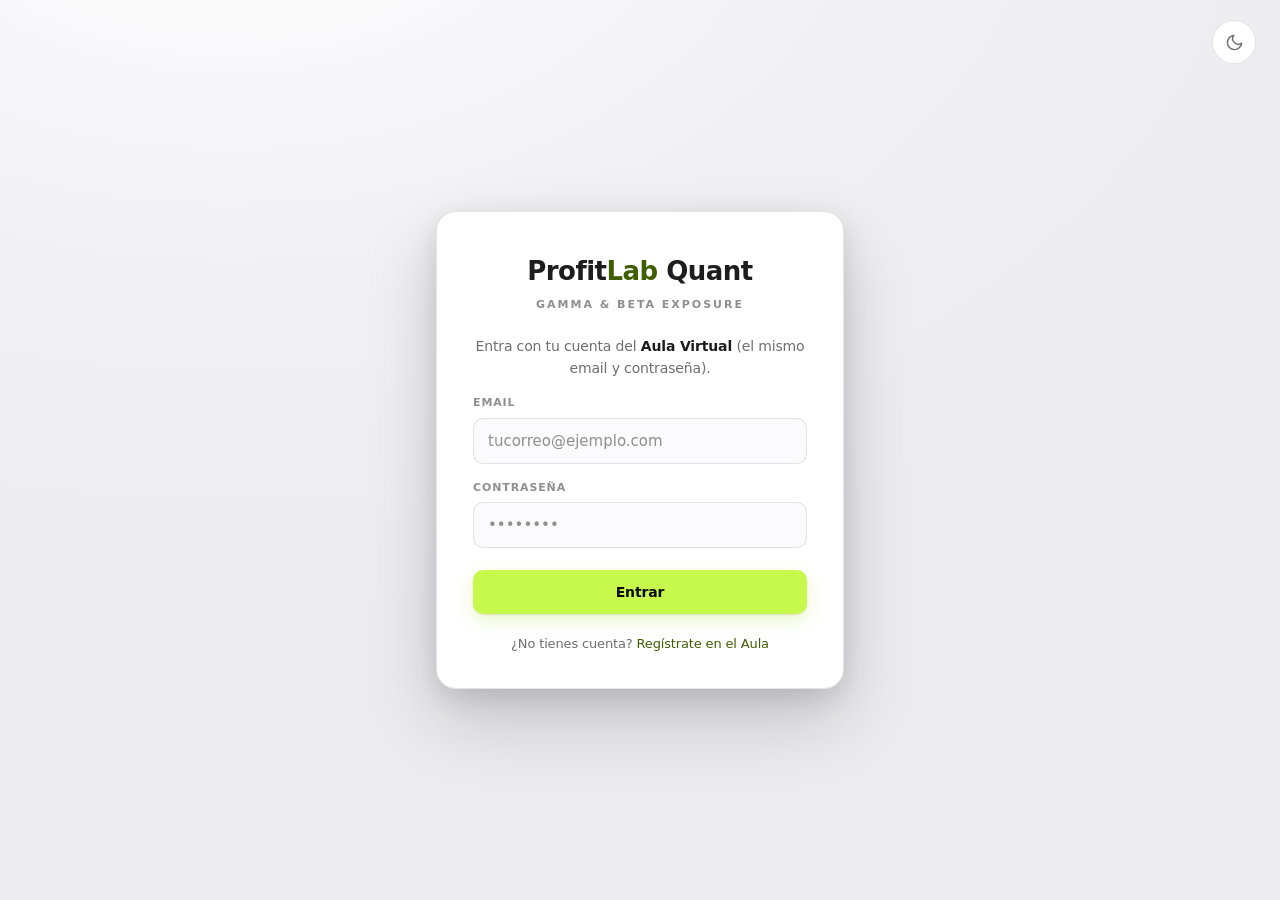
<file: web/index.html>
<!doctype html>
<html lang="es">
<head>
<meta charset="utf-8" />
<meta name="viewport" content="width=device-width, initial-scale=1" />
<title>ProfitLab Quant — Dashboard</title>
<script src="theme.js"></script>
<link rel="stylesheet" href="theme.css" />
<script src="plotly.min.js"></script>
<style>
  :root { --gutter: 40px; --appbar-h: 60px; --subbar-h: 56px; }

  /* ── Fondo con movimiento sutil (aurora) + profundidad ── */
  body { position: relative; }
  body::before {
    content: ""; position: fixed; inset: -20vmax; z-index: -1; pointer-events: none;
    background:
      radial-gradient(38vmax 30vmax at 18% 8%,  color-mix(in srgb, var(--accent) 16%, transparent), transparent 62%),
      radial-gradient(34vmax 30vmax at 88% 92%, color-mix(in srgb, #5b8cff 22%, transparent), transparent 60%),
      radial-gradient(30vmax 26vmax at 72% 18%, color-mix(in srgb, #a855f7 16%, transparent), transparent 60%);
    opacity: .45; animation: aurora 26s ease-in-out infinite alternate; will-change: transform;
  }
  @keyframes aurora {
    0%   { transform: translate3d(-3%, -2%, 0) scale(1.06) rotate(0deg); }
    50%  { transform: translate3d(2%, 1%, 0)   scale(1.13) rotate(2deg); }
    100% { transform: translate3d(3%, 3%, 0)   scale(1.08) rotate(-1.5deg); }
  }
  @media (prefers-reduced-motion: reduce) { body::before { animation: none; } }
  /* Profundidad moderna: borde-luz superior sutil + sombra en los paneles */
  .panel { box-shadow: inset 0 1px 0 color-mix(in srgb, var(--text) 7%, transparent), var(--shadow-sm); }

  /* ── App bar (translucent chrome) — con aire (Apple) ── */
  .appbar { position: sticky; top: 0; z-index: 40; }
  .appbar .row { display: flex; align-items: center; gap: 18px; height: var(--appbar-h); }
  .appbar .brand { font-size: 16px; }
  .appbar .tagpill { padding: 3px 10px; font-size: 9px; }
  .appbar .btn { min-height: 34px; padding: 0 14px; font-size: 12.5px; border-radius: 9px; }
  .appbar .theme-toggle { width: 34px; height: 34px; }
  .appbar .theme-toggle svg { width: 16px; height: 16px; }
  /* icono (punto) separado del texto "Live" */
  .appbar .live { display: inline-flex; align-items: center; gap: 7px; padding: 4px 11px; font-size: 10px; }
  .appbar .live .dot { width: 6px; height: 6px; }
  /* la cuenta y los controles de la derecha, agrupados con su propio aire */
  .appbar .acct { margin-left: 4px; }
  .appbar .tickrow { gap: 12px; }
  .grow { flex: 1; }
  .acct { display: flex; flex-direction: column; align-items: flex-end; line-height: 1.15; }
  .acct b { color: var(--text); font-size: 12.5px; font-weight: 600; }
  .acct .exp { font-size: 9px; letter-spacing: .04em; text-transform: uppercase; color: var(--text-3); }
  .acct .exp.ok { color: var(--green-soft); } .acct .exp.life { color: var(--cyan); }

  /* ── Sub-bar: ticker + tabs ── */
  .subbar { position: sticky; top: var(--appbar-h); z-index: 30; }
  .subbar .row { display: flex; align-items: center; gap: 12px; padding: 12px 0; flex-wrap: nowrap; }
  .tickrow { display: flex; align-items: center; gap: 10px; flex: 0 0 auto; }
  .selector { position: relative; width: 200px; }
  .selector input { padding-right: 38px; font-weight: 600; text-transform: uppercase; }
  .selector input::placeholder { text-transform: none; font-weight: 400; }
  .selector .chev { position: absolute; right: 4px; top: 50%; transform: translateY(-50%);
    height: 34px; width: 32px; display: flex; align-items: center; justify-content: center;
    background: transparent; border: 0; color: var(--text-3); cursor: pointer; font-size: 12px;
    border-radius: 8px; transition: color var(--dur-fast) var(--ease-out), transform var(--dur-fast) var(--ease-out); }
  .selector .chev:hover { color: var(--text); }
  .selector[aria-open="true"] .chev { transform: translateY(-50%) rotate(180deg); color: var(--text); }
  /* Custom dropdown panel — shows ALL assets grouped; filters as you type */
  .combo-panel { position: absolute; top: calc(100% + 6px); left: 0; right: 0; z-index: 60;
    max-height: min(62vh, 440px); overflow: auto; background: var(--surface);
    border: 1px solid var(--border); border-radius: var(--r); box-shadow: var(--shadow-lg); padding: 6px;
    animation: rise var(--dur-fast) var(--spring) both; }
  .combo-group { font-size: 10px; letter-spacing: .12em; text-transform: uppercase; color: var(--text-3);
    font-weight: 650; padding: 9px 10px 4px; position: sticky; top: 0; background: var(--surface); }
  .combo-opt { display: flex; align-items: baseline; justify-content: space-between; gap: 8px;
    padding: 8px 10px; border-radius: 8px; cursor: pointer; font-size: 13.5px; font-weight: 550; color: var(--text); }
  .combo-opt:hover, .combo-opt.active { background: var(--surface-2); }
  .combo-opt .mapto { color: var(--text-3); font-size: 11px; font-weight: 500; }
  .combo-opt mark { background: transparent; color: var(--accent-text); font-weight: 800; padding: 0; }
  .combo-empty { padding: 10px; color: var(--text-2); font-size: 13px; }
  .vp-legend { margin-left: auto; display: flex; gap: 14px; font-size: 12px; color: var(--text-2); align-items: center; }
  .vp-legend span { display: inline-flex; align-items: center; gap: 5px; }
  .vp-dot { width: 10px; height: 10px; border-radius: 2px; display: inline-block; }
  .assetname { font-size: 14px; color: var(--text-2); white-space: nowrap; }
  /* Replay transport bar */
  .replay-bar { margin-top: calc(-1 * var(--s2)); }
  .replay-seek { flex: 1; min-width: 180px; min-height: 0; height: 26px; padding: 0;
    background: transparent; border: 0; cursor: pointer; accent-color: var(--accent); }
  .replay-seek:focus { box-shadow: none; }
  /* GexBot readout panel (overlay card, estilo GexBot classic) */
  .gex-panel { position: absolute; bottom: 10px; left: 10px; width: 216px; z-index: 3;
    background: color-mix(in srgb, var(--surface) 88%, transparent); backdrop-filter: blur(8px);
    border: 1px solid var(--border); border-radius: 12px; padding: 10px 12px;
    font-size: 11.5px; color: var(--text-2); box-shadow: var(--shadow-sm); pointer-events: none; }
  .gex-panel h4 { margin: 8px 0 3px; font-size: 10px; letter-spacing: .1em; text-transform: uppercase; color: var(--text-3); font-weight: 650; }
  .gex-panel h4:first-child { margin-top: 0; }
  .gex-panel .row { display: flex; justify-content: space-between; gap: 8px; padding: 1px 0; }
  .gex-panel .row b { color: var(--text); font-variant-numeric: tabular-nums; }
  .gex-panel .pos { color: var(--green); } .gex-panel .neg { color: var(--red); }
  .gex-panel .regime { display: inline-block; padding: 2px 8px; border-radius: 999px; font-weight: 700; font-size: 10px; }
  .gex-panel .regime.long { background: color-mix(in srgb, var(--green) 18%, transparent); color: var(--green); }
  .gex-panel .regime.short { background: color-mix(in srgb, var(--red) 18%, transparent); color: var(--red); }
  .assetname b { color: var(--text); font-size: 18px; font-weight: 650; letter-spacing: -0.02em; }
  /* Una sola fila: se ancla a la derecha y, si algún ancho no diera, hace
     scroll horizontal (nunca envuelve ni recorta). */
  .tabs { flex: 0 1 auto; min-width: 0; margin-left: auto; justify-content: flex-start;
    overflow-x: auto; scrollbar-width: none; }
  .tabs::-webkit-scrollbar { display: none; }
  /* Solo en móvil real vuelve a envolver, que ahí el scroll de tabs molesta */
  @media (max-width: 760px) {
    .subbar .row { flex-wrap: wrap; }
    .tabs { flex: 1 1 100%; margin-left: 0; overflow-x: visible; flex-wrap: wrap; }
  }

  .page { padding-top: var(--s4); padding-bottom: var(--s6); }

  /* ── Layout con rail lateral vertical ── */
  .appbar .wrap { max-width: none; padding-left: 16px; padding-right: 22px; }  /* barra superior a todo el ancho */
  .shell { display: flex; align-items: stretch; }
  .siderail { position: sticky; top: var(--appbar-h); align-self: flex-start;
    flex: 0 0 212px; width: 212px; display: flex; flex-direction: column; gap: 3px;
    padding: 14px 10px; border-right: 1px solid var(--border);
    height: calc(100vh - var(--appbar-h)); overflow-y: auto; }
  .siderail .tab { width: 100%; justify-content: flex-start; text-align: left;
    padding: 9px 14px; font-size: 13px; border-radius: 10px; }
  .content { flex: 1 1 auto; min-width: 0; width: 100%; max-width: 1640px; margin-inline: auto;
    padding: 22px 30px 56px; }
  /* En pantallas estrechas el rail pasa a barra superior con scroll horizontal */
  @media (max-width: 860px) {
    .shell { flex-direction: column; }
    .siderail { position: static; flex-direction: row; width: auto; flex: none;
      height: auto; overflow-x: auto; overflow-y: hidden; gap: 4px; padding: 8px 12px;
      border-right: 0; border-bottom: 1px solid var(--border); }
    .siderail .tab { width: auto; }
    .content { padding: 14px 16px 40px; }
    .appbar .tagpill, .appbar .assetname { display: none; }
  }

  /* ── Metric ribbon ── */
  .ribbon { display: grid; grid-template-columns: repeat(auto-fit, minmax(176px, 1fr)); gap: 14px; margin-bottom: var(--s4); }
  .cell { background: var(--surface); border: 1px solid var(--border); border-radius: var(--r); padding: 16px 18px;
    display: flex; flex-direction: column; gap: 6px; min-width: 0; box-shadow: var(--shadow-sm); }
  .cell .lbl { color: var(--text-3); font-size: 11px; letter-spacing: .1em; text-transform: uppercase; font-weight: 650; }
  .cell .val { color: var(--text); font-size: 25px; font-weight: 600; line-height: 1.04; letter-spacing: -0.02em; overflow-wrap: anywhere; }
  .cell .sub { font-size: 12px; font-weight: 550; color: var(--text-2); }
  .cell.call .val { color: var(--green); } .cell.put .val { color: var(--red); }
  .cell.gamma .val { color: var(--purple); } .cell.delta .val { color: var(--cyan); } .cell.pain .val { color: var(--amber); }

  /* ── Métricas: cinta en movimiento (ticker tape) ── */
  .tape { overflow: hidden; border: 1px solid var(--border); border-radius: var(--r-sm);
    background: var(--surface); box-shadow: var(--shadow-sm); margin-bottom: var(--s3);
    -webkit-mask-image: linear-gradient(90deg, transparent, #000 3%, #000 97%, transparent);
    mask-image: linear-gradient(90deg, transparent, #000 3%, #000 97%, transparent); }
  .tape-track { display: flex; width: max-content; animation: marquee 42s linear infinite; }
  .tape:hover .tape-track { animation-play-state: paused; }
  @keyframes marquee { from { transform: translateX(0); } to { transform: translateX(-50%); } }
  .chip { display: inline-flex; align-items: baseline; gap: 8px; padding: 9px 18px;
    white-space: nowrap; border-right: 1px solid var(--border-2); }
  .chip b { font-size: 10px; letter-spacing: .1em; text-transform: uppercase; color: var(--text-3); font-weight: 650; }
  .chip .cv { font-size: 14px; font-weight: 600; color: var(--text); font-variant-numeric: tabular-nums; }
  .chip .cs { font-size: 11px; font-weight: 550; color: var(--text-2); }
  .chip.call .cv { color: var(--green); } .chip.put .cv { color: var(--red); }
  .chip.gamma .cv { color: var(--purple); } .chip.delta .cv { color: var(--cyan); } .chip.pain .cv { color: var(--amber); }
  .chip .cs.pos { color: var(--green); } .chip .cs.neg { color: var(--red); }
  @media (prefers-reduced-motion: reduce) {
    .tape-track { animation: none; }
    .tape { overflow-x: auto; -webkit-mask-image: none; mask-image: none; }
  }

  /* ── Chart + side panel ── */
  .layout { display: grid; grid-template-columns: minmax(0, 2.6fr) minmax(320px, 1fr); gap: var(--s4); }
  @media (max-width: 1023px) { .layout { grid-template-columns: 1fr; } }
  .plot { width: 100%; height: min(60vh, 600px); min-height: 420px; }
  .plot.tall { height: min(72vh, 760px); min-height: 500px; }

  .toolbar { display: flex; gap: var(--s2); align-items: center; margin-bottom: var(--s3); flex-wrap: wrap; }
  .hint { color: var(--text-2); font-size: 12.5px; flex: 1; min-width: 200px; }

  /* ── Exposure rank panel ── */
  #regimePanel { display: flex; flex-direction: column; gap: 14px; }
  .rp-seg { align-self: flex-start; }
  .rp-tiles { display: grid; grid-template-columns: 1fr 1fr; gap: 1px; background: var(--border-2);
    border: 1px solid var(--border); border-radius: var(--r-sm); overflow: hidden; }
  .rp-tile { background: var(--surface-2); padding: 12px 14px; display: flex; flex-direction: column; gap: 3px; }
  .rp-tile.wide { grid-column: 1 / -1; }
  .rp-tile .t { color: var(--text-3); font-size: 9px; letter-spacing: .12em; font-weight: 650; text-transform: uppercase; }
  .rp-tile .vv { color: var(--text); font-size: 18px; font-weight: 600; line-height: 1.1; letter-spacing: -0.01em; }
  .rp-tile .vv.pos { color: var(--green); } .rp-tile .vv.neg { color: var(--red); }
  .rp-tile .ss { font-size: 10px; color: var(--text-3); }
  .rp-split { display: flex; height: 28px; border-radius: 8px; overflow: hidden; font-size: 10px; font-weight: 700; letter-spacing: .04em; }
  .rp-split .put { background: var(--red); color: #fff; display: flex; align-items: center; padding: 0 10px; white-space: nowrap; }
  .rp-split .call { background: var(--green); color: #052a1a; display: flex; align-items: center; justify-content: flex-end; padding: 0 10px; flex: 1; white-space: nowrap; }
  .rp-rank { display: flex; flex-direction: column; gap: 7px; }
  .rp-row { display: grid; grid-template-columns: 58px 1fr 84px; align-items: center; gap: 10px; }
  .rp-k { font-size: 12px; color: var(--text); font-weight: 600; }
  .rp-track { height: 16px; background: var(--surface-3); border-radius: 5px; overflow: hidden; }
  .rp-fill { display: block; height: 100%; border-radius: 5px; transition: width var(--dur-slow) var(--spring); }
  .rp-fill.pos { background: var(--green); } .rp-fill.neg { background: var(--red); }
  .rp-amt { font-size: 11px; text-align: right; font-weight: 600; }
  .rp-amt.pos { color: var(--green); } .rp-amt.neg { color: var(--red); }
  .rp-foot { color: var(--text-3); font-size: 10px; letter-spacing: .08em; text-transform: uppercase; border-top: 1px solid var(--border-2); padding-top: 10px; }

  /* ── Heatmap / spectrum ── */
  .heatwrap { padding: 0; overflow: hidden; }
  .heat-top { display: flex; justify-content: space-between; align-items: center; gap: 10px; padding: 14px 20px; border-bottom: 1px solid var(--border); }
  .ht-title { color: var(--accent-text); font-size: 12px; font-weight: 650; letter-spacing: .16em; }
  .ht-sub { color: var(--text-3); font-size: 10px; letter-spacing: .16em; text-transform: uppercase; }
  .heat-scroll { overflow: auto; max-height: 72vh; }
  table.heat { border-collapse: separate; border-spacing: 0; width: 100%; font-variant-numeric: tabular-nums; }
  table.heat th.hc { position: sticky; top: 0; z-index: 3; background: var(--surface-2); color: var(--text-3); font-size: 11px;
    font-weight: 650; letter-spacing: .1em; padding: 10px 14px; text-align: center; border-bottom: 1px solid var(--border); }
  table.heat th.hc.c0 { color: var(--amber); }
  table.heat th.sk { position: sticky; left: 0; z-index: 2; background: var(--surface-2); text-align: right; color: var(--text);
    font-size: 12px; font-weight: 600; padding: 7px 14px; border-right: 1px solid var(--border); white-space: nowrap; }
  table.heat th.hc.sk { z-index: 4; color: var(--text-3); }
  table.heat th.sk i { font-style: normal; font-size: 8px; letter-spacing: .14em; color: var(--cyan); margin-left: 6px; }
  table.heat td { padding: 7px 14px; text-align: center; font-size: 12px; color: var(--text); font-weight: 600;
    border-bottom: 1px solid var(--border-2); white-space: nowrap; }
  tr.spotrow th.sk, tr.spotrow td { box-shadow: inset 0 1px 0 var(--cyan), inset 0 -1px 0 var(--cyan); }
  tr.spotrow th.sk { color: var(--text); }

  .error { background: color-mix(in srgb, var(--red) 12%, transparent); border: 1px solid color-mix(in srgb, var(--red) 45%, transparent);
    color: var(--red-soft); border-radius: var(--r-sm); padding: 12px 15px; margin: 10px 0; font-size: 13px; }
  .loading { color: var(--text-2); font-size: 13px; padding: 20px 0; }
  optgroup { color: var(--text-3); font-weight: 650; }

  #spectrum, #deltaSurf, #volChart { touch-action: none; }

  /* View transition — cross-fade/rise on tab change */
  .view { animation: rise var(--dur) var(--spring) both; }

  /* ── Reference bar: 3 columnas (Call/Put walls + key levels) con las filas
     desplazándose en vertical (marquee), pausa al hover ── */
  .refbar { display: grid; grid-template-columns: repeat(3, 1fr); gap: 1px;
    background: var(--border-2); border: 1px solid var(--border); border-radius: var(--r-sm);
    overflow: hidden; margin-bottom: var(--s4); box-shadow: var(--shadow-sm); }
  @media (max-width: 760px) { .refbar { grid-template-columns: 1fr; } }
  .refscroll { height: 76px; overflow: hidden; position: relative;
    -webkit-mask-image: linear-gradient(180deg, transparent, #000 16%, #000 84%, transparent);
    mask-image: linear-gradient(180deg, transparent, #000 16%, #000 84%, transparent); }
  .refscroll-track { display: flex; flex-direction: column; gap: 3px; animation: vmarquee 16s linear infinite; }
  .refcol:hover .refscroll-track { animation-play-state: paused; }
  @keyframes vmarquee { from { transform: translateY(0); } to { transform: translateY(-50%); } }
  @media (prefers-reduced-motion: reduce) {
    .refscroll-track { animation: none; }
    .refscroll { overflow-y: auto; }
  }
  .refcol { background: var(--surface); padding: 9px 13px; min-width: 0; }
  .refcol .rx { display: flex; align-items: center; gap: 6px; font-size: 9px; font-weight: 650;
    letter-spacing: .1em; text-transform: uppercase; color: var(--text-3); margin-bottom: 5px; }
  .refcol .rx .dot { width: 6px; height: 6px; border-radius: 50%; }
  .refcol .rx .dot.call { background: var(--green); } .refcol .rx .dot.put { background: var(--red); }
  .refcol .rx .dot.key { background: var(--accent-text); }
  .refrow { display: flex; align-items: baseline; justify-content: space-between; gap: 10px; padding: 2px 0; }
  .refrow .rk { font-size: 12.5px; font-weight: 600; color: var(--text); font-variant-numeric: tabular-nums; }
  .refrow .rlbl { font-size: 11.5px; font-weight: 550; color: var(--text-2); }
  .refrow .rv { font-size: 11px; font-weight: 600; font-variant-numeric: tabular-nums; }
  .refrow .rv.call { color: var(--green); } .refrow .rv.put { color: var(--red); }
  .refrow .rv.key { color: var(--text); }
  .refrow .rtag, .refchip .rtag { font-size: 10px; font-weight: 650; padding: 1px 6px; border-radius: var(--r-pill);
    background: var(--surface-3); color: var(--text-2); white-space: nowrap; }
  .refrow .rtag.pos, .refchip .rtag.pos { color: var(--green); background: color-mix(in srgb, var(--green) 14%, transparent); }
  .refrow .rtag.neg, .refchip .rtag.neg { color: var(--red); background: color-mix(in srgb, var(--red) 14%, transparent); }
  .refbar .loading { padding: 10px 13px; grid-column: 1 / -1; }
  /* Key Levels: 2-column grid of tiles */
  .refkeys { display: grid; grid-template-columns: 1fr 1fr 1fr; gap: 4px 14px; }
  @media (max-width: 640px) { .refkeys { grid-template-columns: 1fr 1fr; } }
  .refkey { display: flex; flex-direction: column; min-width: 0; }
  .refkey .kk { font-size: 9.5px; font-weight: 600; letter-spacing: .04em; color: var(--text-3); white-space: nowrap; }
  .refkey .kv { font-size: 12.5px; font-weight: 600; color: var(--text); display: flex; align-items: baseline; gap: 6px;
    font-variant-numeric: tabular-nums; }
</style>
</head>
<body>
  <header class="appbar material"><div class="wrap row">
    <div class="brand">Profit<span>Lab</span> Quant</div>
    <span class="tagpill">Escritorio</span>
    <div class="tickrow">
      <div class="selector" id="tickerCombo">
        <input id="ticker" autocomplete="off" spellcheck="false" role="combobox" aria-expanded="false"
               aria-label="Buscar activo" placeholder="Busca o escribe un símbolo…" />
        <button class="chev" id="tickerChev" type="button" aria-label="Ver todos los activos">▾</button>
        <div class="combo-panel hidden" id="tickerPanel" role="listbox"></div>
      </div>
      <span class="assetname"><b id="tkName">QQQ</b></span>
    </div>
    <span class="grow"></span>
    <span class="live" id="statusBadge"><span class="dot"></span><span class="txt">Live</span></span>
    <span class="acct" id="acctInfo"></span>
    <button id="themeToggle"></button>
    <a class="btn admin" id="adminLink" href="#" rel="noopener" style="display:none">Gestionar alumnos</a>
    <button class="btn ghost" id="logoutBtn">Salir</button>
  </div></header>

  <div class="shell">
    <aside class="siderail" id="tabs">
      <button class="tab active" data-view="gamma">Gamma &amp; Flow</button>
      <button class="tab" data-view="chart">Chart GexBot</button>
      <button class="tab" data-view="replay">Replay</button>
      <button class="tab" data-view="gexheat">GEX Heatmap</button>
      <button class="tab" data-view="spectrum">Espectro 3D</button>
      <button class="tab" data-view="oi">OI / % OI</button>
      <button class="tab" data-view="flow">Big Trades</button>
      <button class="tab" data-view="dsurf">Delta Surface</button>
      <button class="tab" data-view="drift">Net Drift</button>
      <button class="tab" data-view="voldrift">Volatility Drift</button>
      <button class="tab" data-view="levels">Niveles γ/Δ</button>
      <button class="tab" data-view="vp">Volume Profile</button>
      <button class="tab" data-view="vol">Volatility</button>
    </aside>

    <main class="content" id="content">
  <div id="err"></div>

  <!-- ── Panel de referencia (Call/Put walls + key levels) — bajo el buscador ── -->
  <section class="refbar" id="refbar"><div class="loading">Cargando referencia…</div></section>

  <!-- ── GAMMA & FLOW ── -->
  <section id="view-gamma" class="view">
    <div class="ribbon" id="ribbon"></div>
    <div class="layout">
      <div class="panel"><h3>Gamma &amp; Delta Exposure</h3><div id="gammaChart" class="plot"><div class="loading">Cargando…</div></div></div>
      <div><div class="panel" id="regimePanel"></div></div>
    </div>
  </section>

  <!-- ── CHART GexBot (A perfil + C dinámica priors) ── -->
  <section id="view-chart" class="view hidden">
    <div class="toolbar">
      <div class="seg" id="gexTf" title="Temporalidad de las velas">
        <button data-tf="1m">1m</button>
        <button data-tf="5m" class="active">5m</button>
        <button data-tf="15m">15m</button>
        <button data-tf="1h">1h</button>
      </div>
      <div class="seg" id="gexCategory">
        <button data-gc="full" class="active">agg</button>
        <button data-gc="zero">0DTE</button>
        <button data-gc="one">next</button>
      </div>
      <div class="seg" id="gexCol" title="Qué muestra el histograma lateral">
        <button data-col="gex" class="active">GEX</button>
        <button data-col="delta">Δ priors</button>
      </div>
      <div class="seg" id="gexMetric">
        <button data-gm="oi" class="active">OI</button>
        <button data-gm="vol">Vol</button>
      </div>
      <div class="seg hidden" id="gexLookback" title="Ventana del cambio Δ priors (no es la temporalidad de las velas)">
        <button data-lb="0" class="active">Δ1m</button>
        <button data-lb="1">Δ5m</button>
        <button data-lb="2">Δ10m</button>
        <button data-lb="3">Δ15m</button>
        <button data-lb="4">Δ30m</button>
      </div>
      <span class="vp-legend">
        <span><i class="vp-dot" style="background:#26a69a"></i>major + (call wall)</span>
        <span><i class="vp-dot" style="background:#f59e0b"></i>zero γ</span>
        <span><i class="vp-dot" style="background:#ef5350"></i>major − (put wall)</span>
      </span>
      <span class="hint" id="gexStats">velas (precio real) + niveles e histograma de GexBot encima</span>
    </div>
    <div class="panel" style="position:relative">
      <div id="gexProfile" class="plot tall"><div class="loading">Cargando…</div></div>
      <div id="gexPanel" class="gex-panel hidden"></div>
    </div>
  </section>

  <!-- ── REPLAY (B: reproducir el último día con niveles reales) ── -->
  <section id="view-replay" class="view hidden">
    <div class="toolbar">
      <div class="seg" id="rpCategory">
        <button data-gc="full" class="active">agg</button>
        <button data-gc="zero">0DTE</button>
        <button data-gc="one">next</button>
      </div>
      <div class="seg" id="rpMetric" title="Métrica de los walls / net">
        <button data-gm="oi" class="active">OI</button>
        <button data-gm="vol">Vol</button>
      </div>
      <span class="vp-legend">
        <span><i class="vp-dot" style="background:#9aa4b2"></i>precio (spot)</span>
        <span><i class="vp-dot" style="background:#26a69a"></i>major +</span>
        <span><i class="vp-dot" style="background:#f59e0b"></i>zero γ</span>
        <span><i class="vp-dot" style="background:#ef5350"></i>major −</span>
      </span>
      <span class="hint" id="rpStats">reproduce el último día de cierre con los niveles reales de GexBot moviéndose con el precio</span>
    </div>
    <div class="toolbar replay-bar" id="rpBar">
      <div class="seg" id="rpTransport">
        <button data-rp="start" title="Inicio">⏮</button>
        <button data-rp="back" title="Atrás">◀</button>
        <button data-rp="play" title="Reproducir / pausar">▶</button>
        <button data-rp="fwd" title="Adelante">▶❘</button>
        <button data-rp="end" title="Fin">⏭</button>
      </div>
      <input type="range" id="rpSeek" class="replay-seek" min="0" max="0" value="0" step="1" />
      <div class="seg" id="rpSpeed">
        <button data-sp="1" class="active">1×</button>
        <button data-sp="2">2×</button>
        <button data-sp="4">4×</button>
        <button data-sp="8">8×</button>
      </div>
      <span class="hint" id="rpLabel">—</span>
    </div>
    <div class="panel" style="position:relative">
      <div id="replayChart" class="plot tall"><div class="loading">Cargando…</div></div>
      <div id="rpPanel" class="gex-panel hidden"></div>
    </div>
  </section>

  <!-- ── GEX / DEX HEATMAP ── -->
  <section id="view-gexheat" class="view hidden">
    <div class="toolbar">
      <div class="seg" id="heatMode">
        <button data-hm="gex" class="active">GEX</button>
        <button data-hm="dex">DEX</button>
      </div>
      <span class="hint">azul = positivo · rojo = negativo · por días a vencimiento (DTE)</span>
    </div>
    <div class="panel heatwrap"><div id="gexHeat" class="heattable"><div class="loading" style="padding:16px">Cargando…</div></div></div>
  </section>

  <!-- ── ESPECTRO 3D ── -->
  <section id="view-spectrum" class="view hidden">
    <div class="toolbar">
      <div class="seg" id="spectrumMode">
        <button data-sm="gex" class="active">GEX</button>
        <button data-sm="dex">DEX</button>
      </div>
      <div class="seg surf3dToggle">
        <button data-s3d="3d" class="active">3D</button>
        <button data-s3d="2d">2D</button>
      </div>
      <span class="hint">Superficie espectral Net (C−P) sobre strike × vencimiento · verde = positivo, rojo = negativo · arrastra para rotar · scroll = zoom</span>
    </div>
    <div class="panel heatwrap">
      <div class="heat-top"><span class="ht-title" id="spectrumTitle">VISTA ESPECTRO</span><span class="ht-sub" id="spectrumSub">Net (C−P)</span></div>
      <div id="spectrum" class="plot tall"><div class="loading" style="padding:16px">Cargando…</div></div>
    </div>
  </section>

  <!-- ── OI / % OI ── -->
  <section id="view-oi" class="view hidden">
    <div class="toolbar">
      <div class="seg" id="oiMode">
        <button data-mode="oi" class="active">Open Interest</button>
        <button data-mode="pct">% of total OI</button>
      </div>
      <span class="hint">green = calls · red = puts</span>
    </div>
    <div class="panel"><div id="oiChart" class="plot tall"><div class="loading">Cargando…</div></div></div>
  </section>

  <!-- ── BIG TRADES ── -->
  <section id="view-flow" class="view hidden">
    <div class="ribbon" id="flowRibbon"></div>
    <div class="toolbar"><span class="hint">$ nocional negociado hoy por nivel (volumen × precio × 100) · Vol/OI &gt; 1 = posicionamiento nuevo agresivo</span></div>
    <div class="panel"><div id="flowChart" class="plot tall"><div class="loading">Cargando…</div></div></div>
  </section>

  <!-- ── DELTA SURFACE ── -->
  <section id="view-dsurf" class="view hidden">
    <div class="toolbar">
      <div class="seg" id="deltaKind">
        <button data-kind="net" class="active">Net DEX</button>
        <button data-kind="call">Calls</button>
        <button data-kind="put">Puts</button>
      </div>
      <div class="seg surf3dToggle">
        <button data-s3d="3d" class="active">3D</button>
        <button data-s3d="2d">2D</button>
      </div>
      <span class="hint">Delta Black-Scholes sobre spot × tiempo a vencimiento (strike ATM) · arrastra para rotar</span>
    </div>
    <div class="panel"><div id="deltaSurf" class="plot tall"><div class="loading">Cargando…</div></div></div>
  </section>

  <!-- ── NET DRIFT ── -->
  <section id="view-drift" class="view hidden">
    <div class="toolbar">
      <span class="hint">Dealer net dollar-delta if spot moved ±5% · upward slope = short-gamma (amplifies), downward = long-gamma (dampens)</span>
    </div>
    <div class="panel"><div id="netDrift" class="plot tall"><div class="loading">Cargando…</div></div></div>
  </section>

  <!-- ── VOLATILITY DRIFT (IV vs ARV + price) ── -->
  <section id="view-voldrift" class="view hidden">
    <div class="toolbar">
      <span class="hint">IV ATM (implícita) vs ARV (volatilidad realizada anualizada) + precio · ARV &gt; IV = el activo se mueve más de lo que las opciones descuentan</span>
    </div>
    <div class="panel"><div id="volDrift" class="plot tall"><div class="loading">Cargando…</div></div></div>
  </section>

  <!-- ── NIVELES GAMMA/DELTA (TradingView · Lightweight Charts) ── -->
  <section id="view-levels" class="view hidden">
    <div class="toolbar">
      <span class="hint" id="lvlStats">Precio intradía con los niveles dealer γ/Δ · Call/Put Wall, Gamma Flip, Delta Wall · se refrescan cada 30s</span>
      <span class="vp-legend">
        <span><i class="vp-dot" style="background:#26a69a"></i>Call Wall</span>
        <span><i class="vp-dot" style="background:#ef5350"></i>Put Wall</span>
        <span><i class="vp-dot" style="background:#a855f7"></i>γ Flip</span>
        <span><i class="vp-dot" style="background:#f59e0b"></i>Δ Wall</span>
      </span>
    </div>
    <div class="panel"><div id="lvlChart" class="plot tall"><div class="loading">Cargando…</div></div></div>
  </section>

  <!-- ── VOLUME PROFILE (TradingView · Lightweight Charts) ── -->
  <section id="view-vp" class="view hidden">
    <div class="toolbar">
      <span class="hint" id="vpStats">Volumen negociado por nivel de precio (sesión intradía) · POC = precio más negociado · Value Area 70%</span>
      <span class="vp-legend">
        <span><i class="vp-dot" style="background:#f5c451"></i>POC</span>
        <span><i class="vp-dot" style="background:#3b82f6;opacity:.55"></i>Value Area</span>
      </span>
    </div>
    <div class="panel"><div id="vpChart" class="plot tall"><div class="loading">Cargando…</div></div></div>
  </section>

  <!-- ── VOLATILITY ── -->
  <section id="view-vol" class="view hidden">
    <div class="toolbar">
      <div class="seg" id="volMode">
        <button data-mode="drift" class="active">Term structure</button>
        <button data-mode="surface">Surface</button>
      </div>
      <div class="seg surf3dToggle">
        <button data-s3d="3d" class="active">3D</button>
        <button data-s3d="2d">2D</button>
      </div>
      <span class="hint">IV ATM / call / put por vencimiento · Surface = superficie strike × vencimiento</span>
    </div>
    <div class="panel"><div id="volChart" class="plot tall"><div class="loading">Cargando…</div></div></div>
  </section>
  </main>
  </div><!-- /.shell -->

  <script src="config.js"></script>
  <script src="auth.js"></script>
  <script src="universe.js"></script>
  <script src="search.js"></script>
  <script src="lightweight-charts.js"></script>
  <script src="app.js"></script>
</body>
</html>
</file>
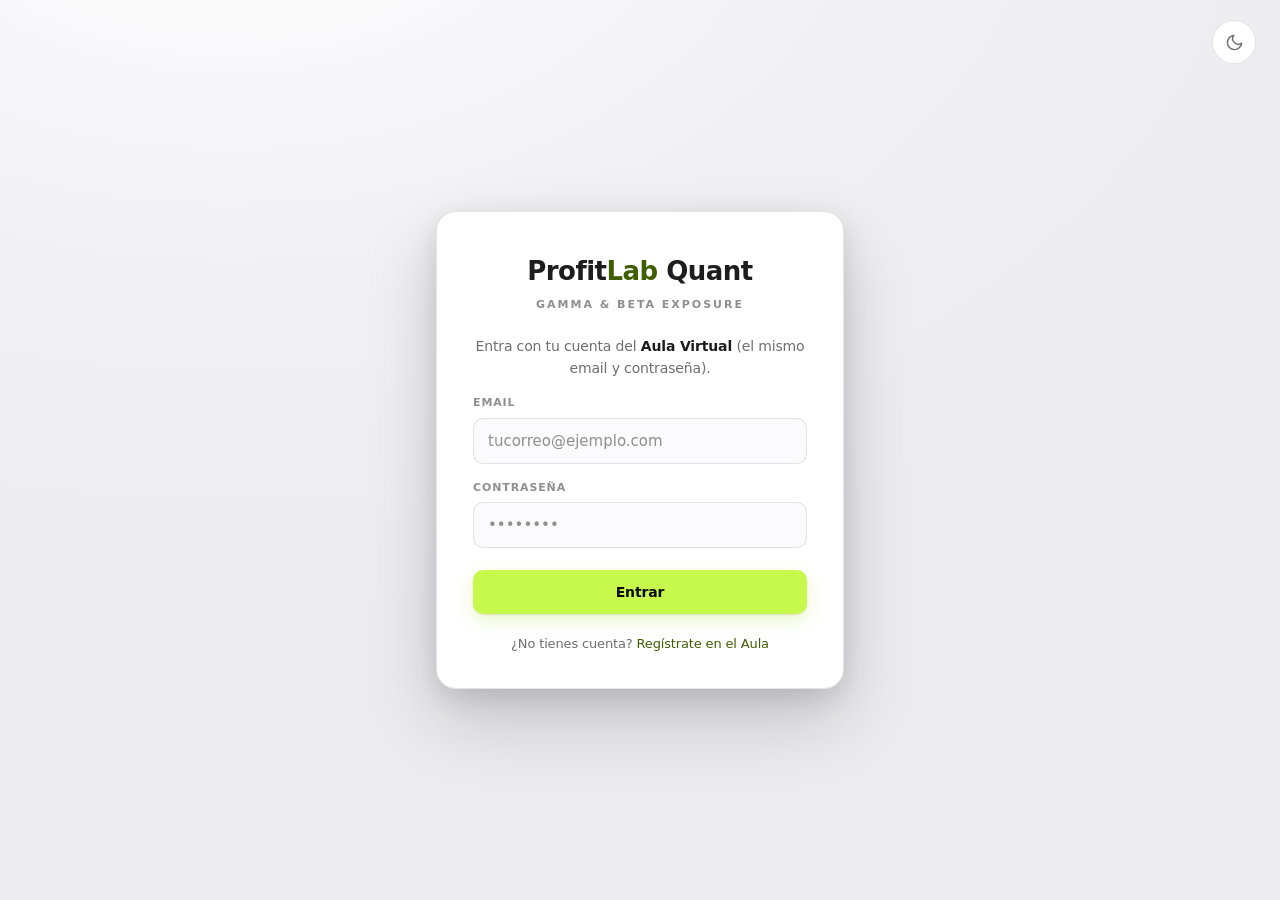
<file: web/admin.html>
<!doctype html>
<html lang="es">
<head>
<meta charset="utf-8" />
<meta name="viewport" content="width=device-width, initial-scale=1" />
<title>ProfitLab Quant — Cupones</title>
<script src="theme.js"></script>
<link rel="stylesheet" href="theme.css" />
<style>
  body { padding: 0; }
  .topbar { position: sticky; top: 0; z-index: 30; }
  .topbar .row { display: flex; gap: 14px; align-items: center; height: 64px; }
  .badge { padding: 4px 10px; border-radius: var(--r-pill); font-size: 10px; letter-spacing: .14em; font-weight: 700;
    text-transform: uppercase; border: 1px solid color-mix(in srgb, var(--amber) 45%, transparent); color: var(--amber);
    background: color-mix(in srgb, var(--amber) 12%, transparent); }
  .spacer { flex: 1; }
  main.wrap { padding-top: var(--s5); padding-bottom: var(--s6); }
  h2 { font-size: 12px; letter-spacing: .14em; text-transform: uppercase; color: var(--text-3); font-weight: 650; margin: 28px 0 12px; }
  .panel { overflow-x: auto; }
  .row.form { display: flex; gap: 14px; flex-wrap: wrap; align-items: flex-end; }
  .field input, .field select { min-height: 44px; }
  table { width: 100%; border-collapse: collapse; font-size: 14px; min-width: 620px; }
  th { text-align: left; color: var(--text-3); font-size: 10px; letter-spacing: .1em; text-transform: uppercase;
    font-weight: 650; padding: 10px 12px; border-bottom: 1px solid var(--border); }
  td { padding: 11px 12px; border-bottom: 1px solid var(--border-2); vertical-align: middle; }
  td.code { font-weight: 650; letter-spacing: .06em; color: var(--text); }
  .mini { appearance: none; background: var(--surface-2); border: 1px solid var(--border); color: var(--text);
    border-radius: 9px; padding: 6px 12px; font-family: inherit; font-size: 12px; font-weight: 550; cursor: pointer;
    transition: border-color var(--dur-fast) var(--ease-out), transform var(--dur-fast) var(--spring); }
  .mini:hover { border-color: var(--text-3); } .mini:active { transform: scale(.96); }
</style>
</head>
<body>
  <header class="topbar material"><div class="wrap row">
    <div class="brand">Profit<span>Lab</span> Quant</div>
    <span class="badge">Cupones</span>
    <span class="spacer"></span>
    <button id="themeToggle"></button>
    <button class="btn ghost" onclick="location.href='index.html'">← Dashboard</button>
    <button class="btn ghost" id="logoutBtn">Cerrar sesión</button>
  </div></header>

  <main class="wrap">
    <h2>Crear / gestionar cupones</h2>
    <div class="panel">
      <div class="row form">
        <div class="field"><label>Código (opcional)</label><input id="cCode" type="text" placeholder="auto" style="width:150px;text-transform:uppercase" /></div>
        <div class="field"><label>Duración</label>
          <div class="selector"><select id="cDur"><option value="30">30 días</option><option value="90">90 días</option><option value="180">180 días</option><option value="365">1 año</option><option value="0">Vitalicio</option><option value="custom">Personalizado…</option></select><span class="chev">▾</span></div>
        </div>
        <div class="field" id="cCustomWrap" style="display:none"><label>Días</label><input id="cCustom" type="number" min="1" value="45" style="width:96px" /></div>
        <div class="field"><label>Usos máximos</label><input id="cMax" type="number" min="1" value="1" style="width:96px" /></div>
        <div class="field"><label>Nota (opcional)</label><input id="cNote" type="text" placeholder="promo lanzamiento" style="width:190px" /></div>
        <button class="btn primary" id="cCreate">Crear cupón</button>
      </div>
      <div class="msg" id="cMsg"></div>
      <table style="margin-top:16px">
        <thead><tr><th>Código</th><th>Duración</th><th>Usos</th><th>Estado</th><th>Nota</th><th></th></tr></thead>
        <tbody id="cBody"><tr><td colspan="6" class="muted">Cargando…</td></tr></tbody>
      </table>
    </div>

    <h2>Alumnos con acceso</h2>
    <div class="panel">
      <table>
        <thead><tr><th>Nombre</th><th>Email</th><th>Acceso hasta</th><th>Origen</th></tr></thead>
        <tbody id="sBody"><tr><td colspan="4" class="muted">Cargando…</td></tr></tbody>
      </table>
    </div>
  </main>

  <script src="config.js"></script>
  <script src="auth.js"></script>
  <script>
  (function () {
    const A = window.PLAuth;
    const $ = (id) => document.getElementById(id);
    const esc = (s) => String(s == null ? "" : s).replace(/[&<>"]/g, (c) => ({ "&":"&amp;","<":"&lt;",">":"&gt;",'"':"&quot;" }[c]));
    const msg = (t, k) => { const m = $("cMsg"); m.textContent = t; m.className = "msg " + (k || "err"); if (t) setTimeout(() => m.className = "msg", 4000); };
    const fmtDate = (s) => { if (!s) return "—"; const d = new Date(String(s).replace(" ", "T")); return isNaN(d) ? s : d.toLocaleDateString("es", { year:"numeric", month:"short", day:"numeric" }); };

    async function loadCoupons() {
      try {
        const rows = await A.aula("GET", "/quant/coupons");
        $("cBody").innerHTML = (rows.length ? rows.map((c) => `
          <tr><td class="code">${esc(c.code)}</td>
            <td>${c.lifetime ? "Vitalicio" : c.duration_days + " días"}</td>
            <td>${c.uses}/${c.max_uses} <span class="muted">(${c.remaining} libres)</span></td>
            <td><span class="pill ${c.active ? "on" : "off"}">${c.active ? "Activo" : "Inactivo"}</span></td>
            <td class="muted">${esc(c.note)}</td>
            <td><button class="mini" data-t="${c.id}">${c.active ? "Desactivar" : "Activar"}</button></td></tr>`).join("")
          : '<tr><td colspan="6" class="muted">Aún no hay cupones.</td></tr>');
        for (const b of $("cBody").querySelectorAll("[data-t]"))
          b.addEventListener("click", async () => { try { await A.aula("POST", `/quant/coupons/${b.dataset.t}/toggle`); loadCoupons(); } catch (e) { msg(e.message); } });
      } catch (e) { msg(e.message); }
    }

    async function loadAccess() {
      try {
        const rows = await A.aula("GET", "/quant/access");
        $("sBody").innerHTML = (rows.length ? rows.map((r) => `
          <tr><td>${esc(r.name)}</td><td>${esc(r.email)}</td><td>${fmtDate(r.access_until)}</td>
            <td><span class="pill ${r.source === "coupon" ? "on" : (r.source === "mercadopago" ? "life" : "")}">${esc(r.source)}</span></td></tr>`).join("")
          : '<tr><td colspan="4" class="muted">Aún no hay alumnos con acceso.</td></tr>');
      } catch (e) { /* non-fatal */ }
    }

    async function createCoupon() {
      const sel = $("cDur").value;
      const duration_days = sel === "custom" ? parseInt($("cCustom").value || "0", 10) : parseInt(sel, 10);
      try {
        const c = await A.aula("POST", "/quant/coupons", {
          code: $("cCode").value.trim(), duration_days: isNaN(duration_days) ? 30 : duration_days,
          max_uses: parseInt($("cMax").value || "1", 10), note: $("cNote").value.trim(),
        });
        msg("Cupón creado: " + c.code, "ok"); $("cCode").value = ""; $("cNote").value = "";
        loadCoupons();
      } catch (e) { msg(e.message); }
    }

    // admin-only guard (does NOT paywall — admins manage even without access)
    (async function () {
      if (!A.getToken()) { A.goLogin(); return; }
      let me;
      try { me = await A.aula("GET", "/quant/me"); }
      catch (e) { if (e.status === 401) { A.clearToken(); A.goLogin(); } return; }
      if (!me.user || me.user.role !== "admin") { location.href = "index.html"; return; }
      $("cDur").addEventListener("change", () => { $("cCustomWrap").style.display = $("cDur").value === "custom" ? "flex" : "none"; });
      $("cCreate").addEventListener("click", createCoupon);
      $("logoutBtn").addEventListener("click", () => A.logout());
      loadCoupons(); loadAccess();
    })();
  })();
  </script>
</body>
</html>
</file>
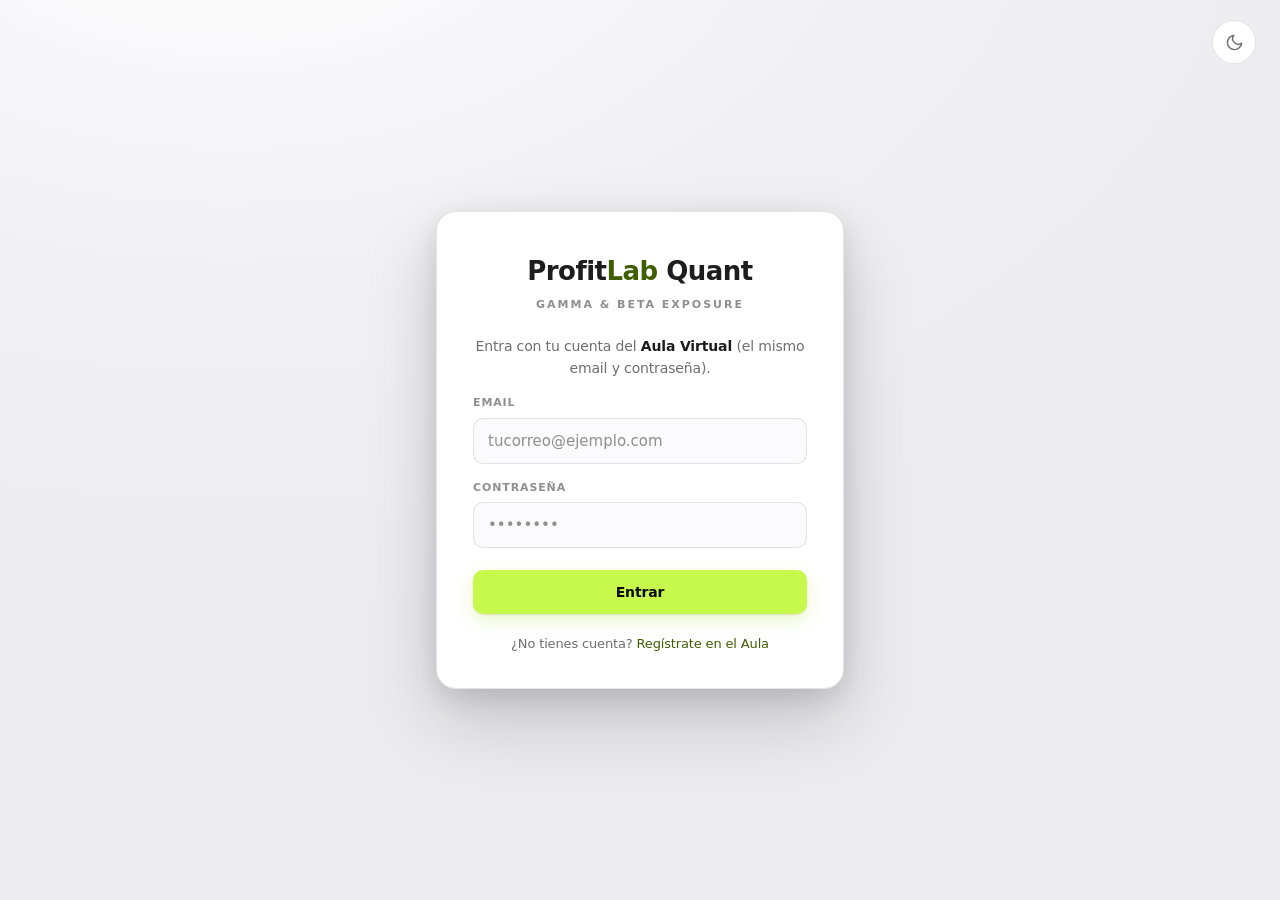
<file: web/login.html>
<!doctype html>
<html lang="es">
<head>
<meta charset="utf-8" />
<meta name="viewport" content="width=device-width, initial-scale=1" />
<title>ProfitLab Quant — Acceso</title>
<script src="theme.js"></script>
<link rel="stylesheet" href="theme.css" />
<style>
  body { display: flex; align-items: center; justify-content: center; padding: 40px 24px; }
  .login { width: 100%; max-width: 408px; padding: 40px 36px 34px; }
  .login .brand { font-size: 26px; text-align: center; }
  .login .sub { color: var(--text-3); font-size: 11px; letter-spacing: .18em; text-transform: uppercase;
    text-align: center; margin-top: 6px; font-weight: 650; }
  .login .note { color: var(--text-2); font-size: 14px; line-height: 1.55; text-align: center; margin: 22px 0 8px; }
  .login .note b { color: var(--text); }
  .login .field { margin-top: 16px; }
  .hint { color: var(--text-2); font-size: 13px; text-align: center; margin-top: 20px; }
  .corner { position: fixed; top: 20px; right: 24px; }
</style>
</head>
<body>
  <button id="themeToggle" class="corner"></button>

  <main class="card login rise">
    <div class="brand">Profit<span>Lab</span> Quant</div>
    <div class="sub">Gamma &amp; Beta Exposure</div>
    <p class="note">Entra con tu cuenta del <b>Aula Virtual</b> (el mismo email y contraseña).</p>

    <div class="field">
      <label for="email">Email</label>
      <input id="email" type="email" autocomplete="email" placeholder="tucorreo@ejemplo.com" />
    </div>
    <div class="field">
      <label for="password">Contraseña</label>
      <input id="password" type="password" autocomplete="current-password" placeholder="••••••••" />
    </div>

    <button class="btn primary block" id="loginBtn" style="margin-top:22px">Entrar</button>
    <div class="msg" id="msg"></div>
    <div class="hint" id="signupHint"></div>
  </main>

  <script src="config.js"></script>
  <script src="auth.js"></script>
  <script>
  (function () {
    const A = window.PLAuth;
    const $ = (id) => document.getElementById(id);
    const showMsg = (t) => { const m = $("msg"); m.textContent = t; m.className = "msg err"; };

    // If already signed in to the quant, go straight in.
    if (A.getToken()) location.href = "index.html";

    const su = (A.AULA && A.AULA.signupUrl);
    if (su) $("signupHint").innerHTML = `¿No tienes cuenta? <a href="${su}">Regístrate en el Aula</a>`;

    async function submit() {
      const email = $("email").value.trim();
      const password = $("password").value;
      if (!email || !password) { showMsg("Completa email y contraseña."); return; }
      $("loginBtn").disabled = true;
      try {
        await A.login(email, password);
        location.href = "index.html";
      } catch (e) {
        showMsg(e.message || "No se pudo iniciar sesión.");
      } finally {
        $("loginBtn").disabled = false;
      }
    }
    $("loginBtn").addEventListener("click", submit);
    $("password").addEventListener("keydown", (e) => { if (e.key === "Enter") submit(); });
    $("email").addEventListener("keydown", (e) => { if (e.key === "Enter") $("password").focus(); });
  })();
  </script>
</body>
</html>
</file>
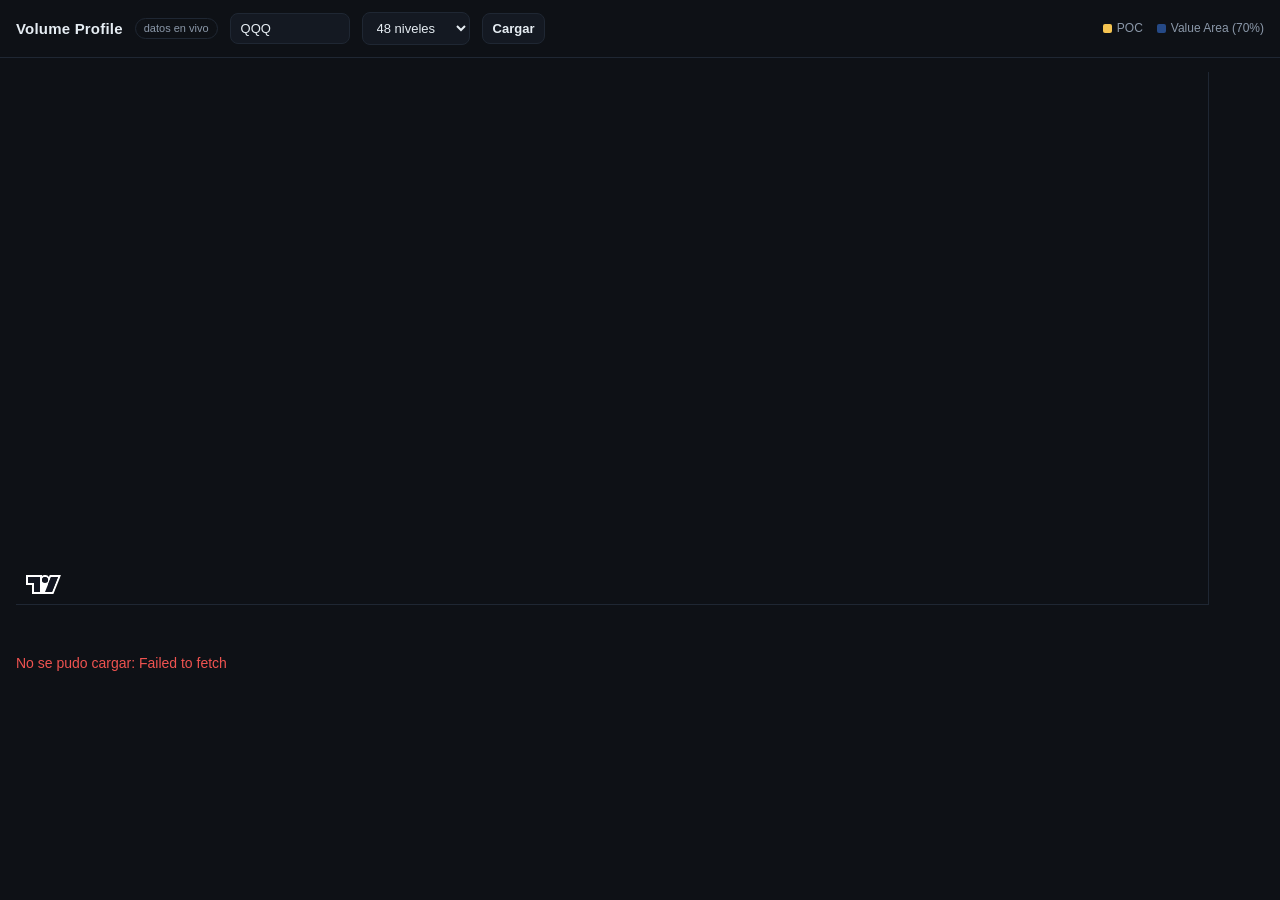
<file: web/vp.html>
<!doctype html>
<html lang="es">
<head>
<meta charset="utf-8" />
<meta name="viewport" content="width=device-width, initial-scale=1" />
<title>Volume Profile — ProfitLab Quant</title>
<style>
  :root { --bg:#0e1116; --panel:#141922; --grid:#1f2733; --text:#e6edf3; --text-2:#8b98a9;
          --up:#26a69a; --down:#ef5350; --va:#3b82f6; --poc:#f5c451; }
  * { box-sizing: border-box; }
  body { margin:0; background:var(--bg); color:var(--text); font:14px/1.4 -apple-system,Segoe UI,Roboto,sans-serif; }
  header { display:flex; align-items:center; gap:12px; padding:12px 16px; border-bottom:1px solid var(--grid); flex-wrap:wrap; }
  header h1 { font-size:15px; margin:0; font-weight:700; letter-spacing:.2px; }
  header .tag { font-size:11px; color:var(--text-2); border:1px solid var(--grid); border-radius:999px; padding:2px 8px; }
  input, button, select { background:var(--panel); color:var(--text); border:1px solid var(--grid); border-radius:8px; padding:7px 10px; font-size:13px; }
  input { width:120px; text-transform:uppercase; }
  button { cursor:pointer; font-weight:600; }
  button:hover { border-color:#3a4658; }
  .wrap { padding:14px 16px; }
  #chart { position:relative; width:100%; height:560px; }
  #vpcanvas { position:absolute; inset:0; pointer-events:none; }
  .stats { display:flex; gap:18px; flex-wrap:wrap; margin-top:12px; color:var(--text-2); font-size:12.5px; }
  .stats b { color:var(--text); font-variant-numeric:tabular-nums; }
  .dot { display:inline-block; width:9px; height:9px; border-radius:2px; vertical-align:middle; margin-right:5px; }
  .err { color:var(--down); margin-top:10px; min-height:18px; }
  .legend { margin-left:auto; display:flex; gap:14px; font-size:12px; color:var(--text-2); }
</style>
</head>
<body>
<header>
  <h1>Volume Profile</h1>
  <span class="tag" id="mode">—</span>
  <input id="ticker" value="QQQ" spellcheck="false" />
  <select id="bins">
    <option value="30">30 niveles</option>
    <option value="48" selected>48 niveles</option>
    <option value="80">80 niveles</option>
    <option value="120">120 niveles</option>
  </select>
  <button id="go">Cargar</button>
  <span class="legend">
    <span><span class="dot" style="background:var(--poc)"></span>POC</span>
    <span><span class="dot" style="background:var(--va);opacity:.5"></span>Value Area (70%)</span>
  </span>
</header>

<div class="wrap">
  <div id="chart"><canvas id="vpcanvas"></canvas></div>
  <div class="stats" id="stats"></div>
  <div class="err" id="err"></div>
</div>

<script src="config.js"></script>
<script src="lightweight-charts.js"></script>
<script>
(function () {
  "use strict";
  const API = window.PROFITLAB_API || "";
  document.getElementById("mode").textContent =
    window.PROFITLAB_DEMO ? "modo DEMO (datos mock)" : "datos en vivo";

  const el = (id) => document.getElementById(id);
  const chartEl = el("chart"), cv = el("vpcanvas"), ctx = cv.getContext("2d");

  const chart = LightweightCharts.createChart(chartEl, {
    layout: { background: { color: "#0e1116" }, textColor: "#8b98a9" },
    grid: { vertLines: { color: "#1f2733" }, horzLines: { color: "#1f2733" } },
    rightPriceScale: { borderColor: "#1f2733" },
    timeScale: { borderColor: "#1f2733", timeVisible: true, secondsVisible: false },
    crosshair: { mode: LightweightCharts.CrosshairMode.Normal },
    autoSize: false,
  });
  const candle = chart.addCandlestickSeries({
    upColor: "#26a69a", downColor: "#ef5350", borderVisible: false,
    wickUpColor: "#26a69a", wickDownColor: "#ef5350",
  });

  let VP = null;                 // último perfil cargado
  let priceLines = [];

  function sizeChart() {
    const w = chartEl.clientWidth, h = chartEl.clientHeight;
    chart.resize(w, h);
    const dpr = window.devicePixelRatio || 1;
    cv.width = w * dpr; cv.height = h * dpr; cv.style.width = w + "px"; cv.style.height = h + "px";
    ctx.setTransform(dpr, 0, 0, dpr, 0, 0);
  }

  // Dibuja el histograma de volumen por precio, anclado al borde derecho del
  // área de velas (sin pisar la escala de precios).
  function drawVP() {
    const w = chartEl.clientWidth, h = chartEl.clientHeight;
    ctx.clearRect(0, 0, w, h);
    if (!VP) return;
    const psW = chart.priceScale("right").width() || 0;
    const rightEdge = w - psW - 2;
    const maxBarW = Math.min(0.42 * (w - psW), 320);
    const maxVol = Math.max.apply(null, VP.volume) || 1;

    // altura de un bin en px (de la escala de precios)
    const step = VP.price.length > 1 ? Math.abs(VP.price[1] - VP.price[0]) : 1;
    for (let i = 0; i < VP.price.length; i++) {
      const p = VP.price[i];
      const yC = candle.priceToCoordinate(p);
      if (yC == null) continue;
      const yTop = candle.priceToCoordinate(p + step / 2);
      const yBot = candle.priceToCoordinate(p - step / 2);
      const bh = (yTop != null && yBot != null) ? Math.max(1, Math.abs(yBot - yTop) - 1) : 3;
      const bw = (VP.volume[i] / maxVol) * maxBarW;
      const inVA = p >= VP.val && p <= VP.vah;
      const isPOC = Math.abs(p - VP.poc) <= step / 2;
      ctx.fillStyle = isPOC ? "rgba(245,196,81,0.85)" : (inVA ? "rgba(59,130,246,0.45)" : "rgba(120,135,156,0.30)");
      ctx.fillRect(rightEdge - bw, yC - bh / 2, bw, bh);
    }
  }

  function setLines() {
    priceLines.forEach((l) => candle.removePriceLine(l));
    priceLines = [];
    if (!VP) return;
    const add = (price, color, title, style) => priceLines.push(candle.createPriceLine({
      price, color, lineWidth: style === "solid" ? 2 : 1,
      lineStyle: style === "solid" ? 0 : 2, axisLabelVisible: true, title,
    }));
    add(VP.poc, "#f5c451", "POC", "solid");
    add(VP.vah, "#3b82f6", "VAH", "dash");
    add(VP.val, "#3b82f6", "VAL", "dash");
  }

  async function load() {
    const t = (el("ticker").value || "QQQ").trim().toUpperCase();
    const bins = el("bins").value;
    el("err").textContent = "";
    try {
      const headers = (window.PLAuth && window.PLAuth.headers) ? window.PLAuth.headers() : {};
      const res = await fetch(`${API}/api/volume_profile/${t}?bins=${bins}`, { headers });
      const d = await res.json();
      if (!res.ok) throw new Error(d.detail || `HTTP ${res.status}`);
      VP = d;
      candle.setData(d.candles.map((c) => ({ time: c.time, open: c.open, high: c.high, low: c.low, close: c.close })));
      chart.timeScale().fitContent();
      setLines();
      requestAnimationFrame(drawVP);
      renderStats(d);
    } catch (e) {
      VP = null; drawVP();
      el("err").textContent = "No se pudo cargar: " + e.message;
    }
  }

  function renderStats(d) {
    const f = (x) => Number(x).toLocaleString("es", { maximumFractionDigits: 2 });
    el("stats").innerHTML =
      `<span><b>${d.ticker}</b> · spot <b>${f(d.spot)}</b></span>` +
      `<span>POC <b>${f(d.poc)}</b></span>` +
      `<span>Value Area <b>${f(d.val)} – ${f(d.vah)}</b> (70%)</span>` +
      `<span>Rango sesión <b>${f(d.low)} – ${f(d.high)}</b></span>` +
      `<span>Vol total <b>${f(d.total_volume)}</b> · ${d.bins} niveles</span>`;
  }

  // Redibujar el overlay en interacciones que cambian la escala.
  chart.timeScale().subscribeVisibleTimeRangeChange(() => requestAnimationFrame(drawVP));
  chartEl.addEventListener("wheel", () => requestAnimationFrame(drawVP), { passive: true });
  new ResizeObserver(() => { sizeChart(); requestAnimationFrame(drawVP); }).observe(chartEl);

  el("go").addEventListener("click", load);
  el("ticker").addEventListener("keydown", (e) => { if (e.key === "Enter") load(); });

  sizeChart();
  load();
})();
</script>
</body>
</html>
</file>
<file: web/theme.css>
/* ============================================================================
   ProfitLab Quant — Apple-style design system (shared across all pages)
   ----------------------------------------------------------------------------
   One source of truth for the whole web app: login, dashboard, admin, paywall.
   Light + dark themes via [data-theme]; default follows the system and can be
   toggled (persisted by theme.js). Desktop-first (PC only).

   Design language: SF-style system typography, translucent materials
   (backdrop-filter), soft depth, generous spacing, critically-damped motion.
   ========================================================================== */

/* ── Tokens ──────────────────────────────────────────────────────────────── */
:root {
  /* Brand accent — lime; a deeper variant reads on light backgrounds */
  --accent:        #C7F94C;   /* fill (buttons/pills) — black text on top */
  --accent-press:  #AEE235;
  --accent-ink:    #3f5e00;   /* accent-colored TEXT on light surfaces */
  --on-accent:     #0A0B0E;   /* text/icon placed on the accent fill */

  /* Finance semantics (tuned per theme below) */
  --green: #1f9d57;  --green-soft: #34c27a;
  --red:   #e0463b;  --red-soft:   #ff6a5e;
  --amber: #e08c10;  --yellow: #d6a908;
  --purple:#8a4be0;  --cyan:   #0a94c4;

  /* Motion */
  --ease-out: cubic-bezier(.33, 1, .68, 1);
  --spring:   cubic-bezier(.32, .72, 0, 1);     /* critically-damped-ish */
  --dur-fast: .14s;  --dur: .24s;  --dur-slow: .4s;

  /* Radii / spacing / shadow scale */
  --r-sm: 10px; --r: 14px; --r-lg: 20px; --r-pill: 999px;
  --s1: 8px; --s2: 12px; --s3: 16px; --s4: 24px; --s5: 32px; --s6: 48px;
  --maxw: 1480px; --gutter: 40px;

  /* Typography */
  --font: -apple-system, BlinkMacSystemFont, "SF Pro Display", "SF Pro Text",
          "Inter", "Segoe UI", system-ui, sans-serif;
  --font-num: "SF Pro Display", -apple-system, "Inter", system-ui, sans-serif;

  color-scheme: light dark;
}

/* ── LIGHT (default) ─────────────────────────────────────────────────────── */
:root,
:root[data-theme="light"] {
  --bg:         #f5f5f7;   /* window background */
  --bg-grad:    radial-gradient(1200px 760px at 18% -16%, #ffffff 0%, #f1f1f4 55%, #ececf0 100%);
  --surface:    #ffffff;   /* cards / panels */
  --surface-2:  #fbfbfd;   /* nested / rows */
  --surface-3:  #f0f0f3;   /* track / inset */
  --material:   rgba(255, 255, 255, .72);  /* translucent chrome */
  --material-edge: rgba(255, 255, 255, .9);
  --border:     rgba(0, 0, 0, .10);
  --border-2:   rgba(0, 0, 0, .06);
  --grid:       rgba(0, 0, 0, .08);
  --text:       #1d1d1f;
  --text-2:     #6e6e73;   /* secondary */
  --text-3:     #8e8e93;   /* tertiary / labels */
  --accent-text: var(--accent-ink);
  --shadow-sm:  0 1px 2px rgba(0,0,0,.06), 0 1px 1px rgba(0,0,0,.04);
  --shadow:     0 12px 32px rgba(0,0,0,.10), 0 2px 8px rgba(0,0,0,.06);
  --shadow-lg:  0 30px 70px rgba(0,0,0,.18), 0 8px 24px rgba(0,0,0,.10);
  --tint-accent: rgba(140, 180, 20, .14);
}

/* ── DARK ────────────────────────────────────────────────────────────────── */
:root[data-theme="dark"] {
  --bg:         #0a0a0c;
  --bg-grad:    radial-gradient(1200px 760px at 16% -14%, #17181d 0%, #0d0d10 55%, #08080a 100%);
  --surface:    #1c1c1e;
  --surface-2:  #242427;
  --surface-3:  #2c2c30;
  --material:   rgba(28, 28, 32, .62);
  --material-edge: rgba(255, 255, 255, .08);
  --border:     rgba(255, 255, 255, .12);
  --border-2:   rgba(255, 255, 255, .07);
  --grid:       rgba(255, 255, 255, .10);
  --text:       #f5f5f7;
  --text-2:     #a1a1a6;
  --text-3:     #86868b;
  --accent-text: var(--accent);
  --green: #30d073; --green-soft: #5be093;
  --red:   #ff5247; --red-soft:   #ff7b72;
  --amber: #ffa418; --yellow: #ffd60a;
  --purple:#b483ff; --cyan:   #40c8ef;
  --shadow-sm:  0 1px 2px rgba(0,0,0,.4);
  --shadow:     0 16px 40px rgba(0,0,0,.5), 0 2px 8px rgba(0,0,0,.4);
  --shadow-lg:  0 34px 80px rgba(0,0,0,.66), 0 8px 24px rgba(0,0,0,.5);
  --tint-accent: rgba(199, 249, 76, .13);
}

/* Follow the system when no explicit theme is chosen */
@media (prefers-color-scheme: dark) {
  :root:not([data-theme="light"]) {
    --bg:         #0a0a0c;
    --bg-grad:    radial-gradient(1200px 760px at 16% -14%, #17181d 0%, #0d0d10 55%, #08080a 100%);
    --surface:    #1c1c1e;
    --surface-2:  #242427;
    --surface-3:  #2c2c30;
    --material:   rgba(28, 28, 32, .62);
    --material-edge: rgba(255, 255, 255, .08);
    --border:     rgba(255, 255, 255, .12);
    --border-2:   rgba(255, 255, 255, .07);
    --grid:       rgba(255, 255, 255, .10);
    --text:       #f5f5f7;
    --text-2:     #a1a1a6;
    --text-3:     #86868b;
    --accent-text: var(--accent);
    --green: #30d073; --green-soft: #5be093;
    --red:   #ff5247; --red-soft:   #ff7b72;
    --amber: #ffa418; --yellow: #ffd60a;
    --purple:#b483ff; --cyan:   #40c8ef;
    --shadow-sm:  0 1px 2px rgba(0,0,0,.4);
    --shadow:     0 16px 40px rgba(0,0,0,.5), 0 2px 8px rgba(0,0,0,.4);
    --shadow-lg:  0 34px 80px rgba(0,0,0,.66), 0 8px 24px rgba(0,0,0,.5);
    --tint-accent: rgba(199, 249, 76, .13);
  }
}

/* ── Base ────────────────────────────────────────────────────────────────── */
* { box-sizing: border-box; }
html, body { margin: 0; }
html { -webkit-text-size-adjust: 100%; }
body {
  background: var(--bg-grad); background-attachment: fixed;
  color: var(--text);
  font-family: var(--font);
  font-size: 15px; line-height: 1.5;
  letter-spacing: -0.01em;
  font-variant-numeric: tabular-nums;
  -webkit-font-smoothing: antialiased; -moz-osx-font-smoothing: grayscale;
  min-height: 100vh;
  transition: background-color var(--dur) var(--ease-out), color var(--dur) var(--ease-out);
}
h1, h2, h3 { letter-spacing: -0.022em; line-height: 1.1; margin: 0; }
a { color: var(--accent-text); text-decoration: none; }

::selection { background: var(--tint-accent); }

/* Scrollbars (subtle, Apple-like overlay feel) */
* { scrollbar-width: thin; scrollbar-color: var(--border) transparent; }
*::-webkit-scrollbar { width: 10px; height: 10px; }
*::-webkit-scrollbar-thumb { background: var(--border); border-radius: 999px; border: 3px solid transparent; background-clip: padding-box; }
*::-webkit-scrollbar-thumb:hover { background: var(--text-3); background-clip: padding-box; }

.wrap { max-width: var(--maxw); margin: 0 auto; padding-left: var(--gutter); padding-right: var(--gutter); }

/* ── Typography helpers ──────────────────────────────────────────────────── */
.display { font-size: clamp(2rem, 4vw, 3rem); font-weight: 700; letter-spacing: -0.03em; line-height: 1.04; }
.title   { font-size: 1.35rem; font-weight: 650; letter-spacing: -0.02em; }
.eyebrow { font-size: 11px; font-weight: 600; letter-spacing: .14em; text-transform: uppercase; color: var(--text-3); }
.muted   { color: var(--text-2); }
.pos { color: var(--green); } .neg { color: var(--red); }

/* ── Brand lockup ────────────────────────────────────────────────────────── */
.brand { font-size: 20px; font-weight: 700; color: var(--text); white-space: nowrap; letter-spacing: -0.02em; }
.brand span { color: var(--accent-text); }

/* ── Surfaces / cards ────────────────────────────────────────────────────── */
.card, .panel {
  background: var(--surface);
  border: 1px solid var(--border);
  border-radius: var(--r);
  box-shadow: var(--shadow-sm);
}
.card { border-radius: var(--r-lg); box-shadow: var(--shadow-lg); padding: var(--s5); }
.panel { padding: var(--s4); }
.panel > h3, .panel-title {
  color: var(--text-3); font-size: 11px; letter-spacing: .12em; text-transform: uppercase;
  font-weight: 650; margin: 0 0 var(--s3);
}

/* ── Translucent chrome (app bar / toolbars) ─────────────────────────────── */
.material {
  background: var(--material);
  backdrop-filter: saturate(180%) blur(20px);
  -webkit-backdrop-filter: saturate(180%) blur(20px);
  border-bottom: 1px solid var(--border);
}

/* ── Buttons ─────────────────────────────────────────────────────────────── */
.btn {
  display: inline-flex; align-items: center; justify-content: center; gap: 8px;
  font-family: inherit; font-size: 14px; font-weight: 550; letter-spacing: -0.01em;
  min-height: 44px; padding: 0 18px; border-radius: var(--r-sm);
  border: 1px solid var(--border); background: var(--surface); color: var(--text);
  cursor: pointer; white-space: nowrap; text-decoration: none; user-select: none;
  transition: transform var(--dur-fast) var(--spring), background-color var(--dur-fast) var(--ease-out),
              border-color var(--dur-fast) var(--ease-out), box-shadow var(--dur-fast) var(--ease-out);
}
.btn:hover { background: var(--surface-2); border-color: var(--text-3); }
.btn:active { transform: scale(.97); }
.btn:focus-visible { outline: none; box-shadow: 0 0 0 4px var(--tint-accent); }
.btn.primary {
  background: var(--accent); color: var(--on-accent); border-color: transparent; font-weight: 650;
  box-shadow: 0 1px 1px rgba(0,0,0,.08), 0 6px 18px rgba(170, 220, 40, .25);
}
.btn.primary:hover { background: var(--accent-press); }
.btn.primary:disabled { opacity: .55; cursor: default; transform: none; }
.btn.ghost { background: transparent; }
.btn.block { width: 100%; }
.btn.admin { color: var(--amber); border-color: color-mix(in srgb, var(--amber) 45%, transparent); }

/* ── Inputs ──────────────────────────────────────────────────────────────── */
.field { display: flex; flex-direction: column; gap: 6px; }
label.lbl, .field > label {
  font-size: 11px; letter-spacing: .08em; text-transform: uppercase; color: var(--text-3); font-weight: 650;
}
input, select, textarea {
  width: 100%; font-family: inherit; font-size: 15px; color: var(--text);
  background: var(--surface-2); border: 1px solid var(--border); border-radius: var(--r-sm);
  padding: 12px 14px; min-height: 46px;
  transition: border-color var(--dur-fast) var(--ease-out), box-shadow var(--dur-fast) var(--ease-out), background-color var(--dur-fast) var(--ease-out);
}
input::placeholder, textarea::placeholder { color: var(--text-3); }
input:focus, select:focus, textarea:focus {
  outline: none; border-color: color-mix(in srgb, var(--accent) 60%, var(--border));
  box-shadow: 0 0 0 4px var(--tint-accent);
}
select { appearance: none; -webkit-appearance: none; cursor: pointer; padding-right: 38px; }
.selector { position: relative; }
.selector .chev { position: absolute; right: 13px; top: 50%; transform: translateY(-50%); pointer-events: none; color: var(--text-3); font-size: 11px; }

/* ── Segmented control (Apple UISegmentedControl) ───────────────────────── */
.seg {
  display: inline-flex; padding: 3px; gap: 2px; border-radius: 12px;
  background: var(--surface-3); border: 1px solid var(--border-2);
}
.seg button {
  appearance: none; border: 0; background: transparent; color: var(--text-2);
  font-family: inherit; font-size: 13px; font-weight: 550; letter-spacing: -0.01em;
  min-height: 34px; padding: 0 14px; border-radius: 9px; cursor: pointer;
  transition: color var(--dur-fast) var(--ease-out), background-color var(--dur) var(--spring), box-shadow var(--dur) var(--ease-out);
}
.seg button:hover { color: var(--text); }
.seg button.active {
  background: var(--surface); color: var(--text); box-shadow: var(--shadow-sm);
}

/* ── Tabs (pill nav) ─────────────────────────────────────────────────────── */
.tabs { display: flex; gap: 5px; flex-wrap: nowrap; }
.tab {
  appearance: none; cursor: pointer; background: transparent; border: 1px solid transparent;
  color: var(--text-2); font-family: inherit; font-size: 12.5px; font-weight: 550; letter-spacing: -0.01em;
  padding: 8px 10px; border-radius: var(--r-pill); white-space: nowrap;
  transition: color var(--dur-fast) var(--ease-out), background-color var(--dur-fast) var(--ease-out), border-color var(--dur-fast) var(--ease-out);
}
.tab:hover { color: var(--text); background: var(--surface-2); }
.tab.active { background: var(--tint-accent); border-color: color-mix(in srgb, var(--accent) 45%, transparent); color: var(--accent-text); font-weight: 600; }

/* ── Pills / badges ──────────────────────────────────────────────────────── */
.pill { display: inline-flex; align-items: center; gap: 6px; padding: 4px 10px; border-radius: var(--r-pill);
  font-size: 11px; font-weight: 600; letter-spacing: .02em; }
.tagpill { font-size: 10px; letter-spacing: .14em; text-transform: uppercase; color: var(--text-3);
  border: 1px solid var(--border); border-radius: var(--r-pill); padding: 4px 11px; font-weight: 650; }
.pill.on   { background: color-mix(in srgb, var(--green) 16%, transparent); color: var(--green-soft); }
.pill.off  { background: color-mix(in srgb, var(--red) 16%, transparent); color: var(--red-soft); }
.pill.life { background: color-mix(in srgb, var(--cyan) 16%, transparent); color: var(--cyan); }

/* Live indicator */
.live { display: inline-flex; align-items: center; gap: 7px; font-size: 11px; font-weight: 650;
  letter-spacing: .12em; text-transform: uppercase; color: var(--green-soft);
  border: 1px solid color-mix(in srgb, var(--green) 35%, transparent);
  background: color-mix(in srgb, var(--green) 10%, transparent);
  border-radius: var(--r-pill); padding: 5px 12px; white-space: nowrap; }
.live .dot { width: 7px; height: 7px; border-radius: 50%; background: var(--green-soft);
  box-shadow: 0 0 0 0 color-mix(in srgb, var(--green) 60%, transparent); animation: pulse 2s var(--ease-out) infinite; }
@keyframes pulse {
  0%   { box-shadow: 0 0 0 0 color-mix(in srgb, var(--green) 55%, transparent); }
  70%  { box-shadow: 0 0 0 7px transparent; }
  100% { box-shadow: 0 0 0 0 transparent; }
}

/* ── Theme toggle (sun/moon) ─────────────────────────────────────────────── */
.theme-toggle {
  display: inline-flex; align-items: center; justify-content: center;
  width: 44px; height: 44px; border-radius: 50%;
  border: 1px solid var(--border); background: var(--surface); color: var(--text-2);
  cursor: pointer; transition: transform var(--dur-fast) var(--spring), color var(--dur-fast) var(--ease-out), border-color var(--dur-fast) var(--ease-out);
}
.theme-toggle:hover { color: var(--text); border-color: var(--text-3); }
.theme-toggle:active { transform: scale(.92); }
.theme-toggle svg { width: 19px; height: 19px; }
.theme-toggle .ico-sun { display: none; }
.theme-toggle .ico-moon { display: block; }
:root[data-theme="dark"] .theme-toggle .ico-sun { display: block; }
:root[data-theme="dark"] .theme-toggle .ico-moon { display: none; }
@media (prefers-color-scheme: dark) {
  :root:not([data-theme="light"]) .theme-toggle .ico-sun { display: block; }
  :root:not([data-theme="light"]) .theme-toggle .ico-moon { display: none; }
}

/* ── Messages ────────────────────────────────────────────────────────────── */
.msg { font-size: 13.5px; padding: 11px 14px; border-radius: var(--r-sm); margin-top: 14px; display: none; }
.msg.show, .msg.err, .msg.ok { display: block; }
.msg.err { background: color-mix(in srgb, var(--red) 12%, transparent); border: 1px solid color-mix(in srgb, var(--red) 45%, transparent); color: var(--red-soft); }
.msg.ok  { background: color-mix(in srgb, var(--green) 12%, transparent); border: 1px solid color-mix(in srgb, var(--green) 45%, transparent); color: var(--green-soft); }

/* ── Entrance animation (materialize) ────────────────────────────────────── */
@keyframes rise { from { opacity: 0; transform: translateY(12px) scale(.985); } to { opacity: 1; transform: none; } }
.rise { animation: rise var(--dur-slow) var(--spring) both; }

/* ── Accessibility ───────────────────────────────────────────────────────── */
@media (prefers-reduced-motion: reduce) {
  *, *::before, *::after { animation-duration: .01ms !important; animation-iteration-count: 1 !important;
    transition-duration: .01ms !important; scroll-behavior: auto !important; }
}
@media (prefers-reduced-transparency: reduce) {
  .material { background: var(--surface); backdrop-filter: none; -webkit-backdrop-filter: none; }
}

.hidden { display: none !important; }
</file>
